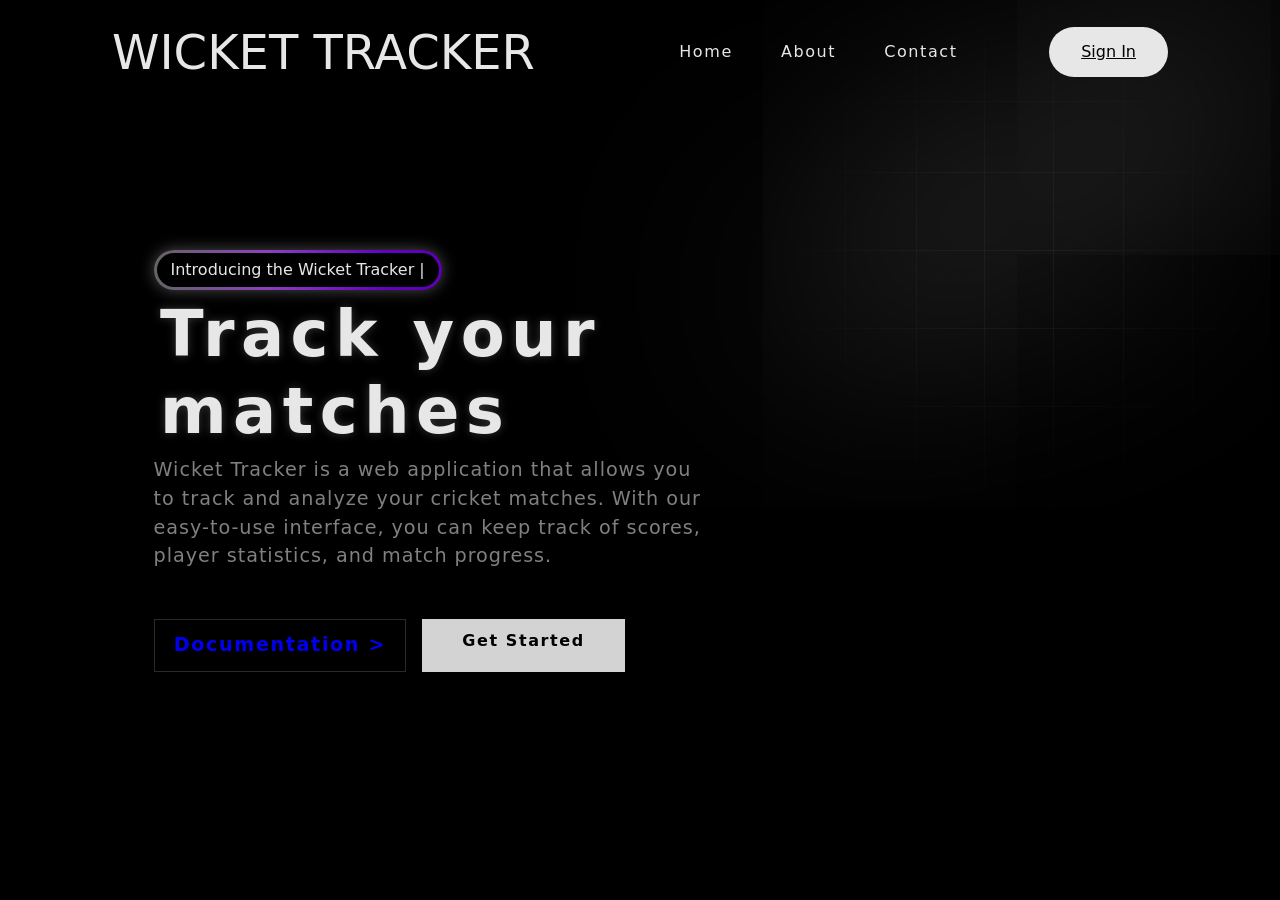
<file: frontend/index.html>
<!DOCTYPE html>
<html lang="en">

<head>
    <meta charset="UTF-8">
    <meta name="viewport" content="width=device-width, initial-scale=1.0">

    <title>Wicket Tracker</title>

    <link rel="stylesheet" href="style.css">

    <!-- AOS CSS -->
    <link
        href="https://unpkg.com/aos@2.3.1/dist/aos.css"
        rel="stylesheet">
</head>

<body>

    <!-- Background Gradient -->
    <img
        class="image-gradient"
        src="assets/gradient.png"
        alt="">

    <div class="layer-blur"></div>


    <div class="container">

        <!-- ================= HEADER ================= -->

        <header>

            <h1
                data-aos="fade-down"
                data-aos-duration="1500"
                class="logo">
                WICKET TRACKER
            </h1>


            <nav>

                <a
                    data-aos="fade-down"
                    data-aos-duration="1500"
                    href="index.html">
                    Home
                </a>

                <a
                    data-aos="fade-down"
                    data-aos-duration="2000"
                    href="about.html">
                    About
                </a>

                <a
                    data-aos="fade-down"
                    data-aos-duration="2500"
                    href="#">
                    Contact
                </a>

            </nav>


            <!-- SIGN IN -->

            <a
                data-aos="fade-down"
                data-aos-duration="3000"
                href="login.html"
                class="btn-signing">

                Sign In

            </a>

        </header>


        <!-- ================= HERO SECTION ================= -->

        <main>

            <div class="content">

                <!-- INTRO TAG -->

                <div
                    class="tag-box"
                    data-aos="fade-right"
                    data-aos-duration="1500">

                    <div class="tag">
                        Introducing the Wicket Tracker |
                    </div>

                </div>


                <!-- MAIN TITLE -->

                <h1
                    class="title"
                    data-aos="fade-right"
                    data-aos-duration="2000">

                    Track your matches

                </h1>


                <!-- DESCRIPTION -->

                <p
                    class="description"
                    data-aos="fade-right"
                    data-aos-duration="2500">

                    Wicket Tracker is a web application that allows you
                    to track and analyze your cricket matches.
                    With our easy-to-use interface, you can keep track
                    of scores, player statistics, and match progress.

                </p>


                <!-- BUTTONS -->

                <div class="buttons">

                    <!-- DOCUMENTATION -->

                    <a
                        href="#"
                        class="btn-get-started"
                        data-aos="fade-right"
                        data-aos-duration="3000">

                        Documentation &gt;

                    </a>


                    <!-- GET STARTED -->

                    <a
                        href="login.html"
                        class="btn-signing-main"
                        data-aos="fade-left"
                        data-aos-duration="3000">

                        Get Started

                    </a>

                </div>

            </div>

        </main>

    </div>


    <!-- ================= AOS JS ================= -->

    <script
        src="https://unpkg.com/aos@2.3.1/dist/aos.js">
    </script>


    <script>

        AOS.init({
            once: true
        });

    </script>

</body>

</html>
</file>
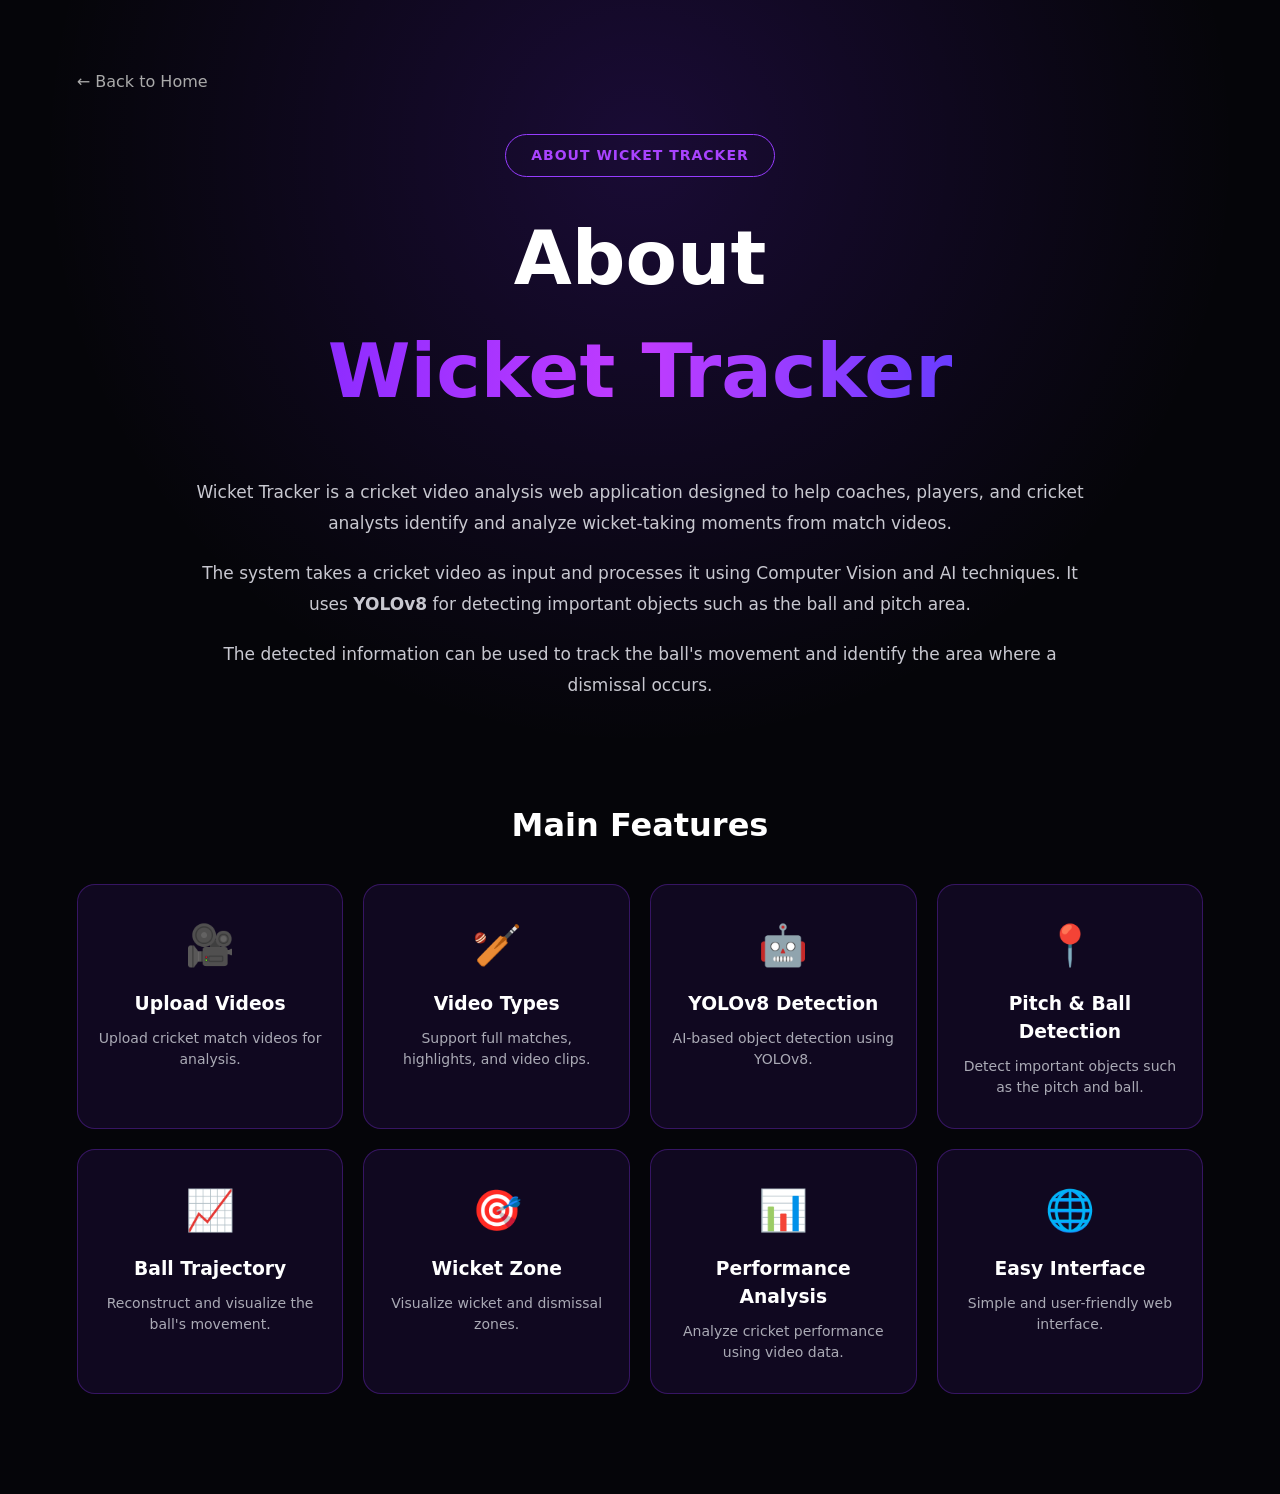
<file: frontend/about.html>
<!DOCTYPE html>
<html lang="en">

<head>
    <meta charset="UTF-8">
    <meta name="viewport" content="width=device-width, initial-scale=1.0">

    <title>About - Wicket Tracker</title>

    <link rel="stylesheet" href="style.css">

    <style>

        body {
            background:
                radial-gradient(
                    circle at 50% 10%,
                    rgba(120, 40, 255, 0.18),
                    transparent 40%
                ),
                #050509;
            color: white;
        }

        .about-page {
            min-height: 100vh;
            padding: 70px 6% 100px;
        }

        .back-home {
            color: #aaa;
            text-decoration: none;
            font-size: 16px;
        }

        .back-home:hover {
            color: #131110;
        }

        .about-header {
            text-align: center;
            margin: 40px auto 50px;
            max-width: 900px;
        }

        .about-tag {
            display: inline-block;
            padding: 10px 25px;
            border: 1px solid #963cff;
            border-radius: 30px;
            color: #a943ff;
            font-size: 14px;
            font-weight: bold;
            letter-spacing: 1px;
        }

        .about-header h1 {
            margin-top: 25px;
            font-size: clamp(45px, 6vw, 75px);
        }

        .about-header h1 span {
            display: block;

            background:
                linear-gradient(
                    90deg,
                    #8e2cff,
                    #c13cff,
                    #693cff
                );

            -webkit-background-clip: text;
            -webkit-text-fill-color: transparent;
        }

        .about-description {
            max-width: 900px;
            margin: auto;
            text-align: center;
        }

        .about-description p {
            color: #c8c8d0;
            font-size: 17px;
            line-height: 1.8;
            margin-bottom: 20px;
        }

        .section-title {
            text-align: center;
            font-size: 32px;
            margin: 80px 0 35px;
        }

        /* FEATURES */

        .feature-grid {
            max-width: 1200px;
            margin: auto;

            display: grid;
            grid-template-columns: repeat(4, 1fr);

            gap: 20px;
        }

        .feature-card {
            padding: 30px 20px;

            text-align: center;

            background:
                rgba(20, 10, 40, 0.75);

            border: 1px solid
                rgba(145, 55, 255, 0.3);

            border-radius: 18px;

            transition: 0.3s;
        }

        .feature-card:hover {
            transform: translateY(-8px);

            border-color: #9c3cff;

            box-shadow:
                0 0 30px
                rgba(140, 40, 255, 0.25);
        }

        .feature-icon {
            font-size: 40px;
            margin-bottom: 15px;
        }

        .feature-card h3 {
            color: white;
            margin-bottom: 10px;
        }

        .feature-card p {
            color: #aaaab5;
            font-size: 14px;
            line-height: 1.5;
        }

        /* MOBILE */

        @media (max-width: 900px) {

            .feature-grid {
                grid-template-columns: repeat(2, 1fr);
            }

        }

        @media (max-width: 600px) {

            .feature-grid {
                grid-template-columns: 1fr;
            }

            .about-page {
                padding: 40px 20px 80px;
            }

        }

    </style>

</head>

<body>

    <main class="about-page">

        <!-- BACK TO HOME -->

        <a href="index.html" class="back-home">
            ← Back to Home
        </a>


        <!-- ABOUT -->

        <section class="about-header">

            <div class="about-tag">
                ABOUT WICKET TRACKER
            </div>

            <h1>
                About
                <span>Wicket Tracker</span>
            </h1>

        </section>


        <section class="about-description">

            <p>
                Wicket Tracker is a cricket video analysis web
                application designed to help coaches, players, and
                cricket analysts identify and analyze wicket-taking
                moments from match videos.
            </p>

            <p>
                The system takes a cricket video as input and processes
                it using Computer Vision and AI techniques. It uses
                <strong>YOLOv8</strong> for detecting important objects
                such as the ball and pitch area.
            </p>

            <p>
                The detected information can be used to track the
                ball's movement and identify the area where a dismissal
                occurs.
            </p>

        </section>


        <!-- MAIN FEATURES -->

        <h2 class="section-title">
            Main Features
        </h2>


        <section class="feature-grid">

            <div class="feature-card">

                <div class="feature-icon">🎥</div>

                <h3>
                    Upload Videos
                </h3>

                <p>
                    Upload cricket match videos for analysis.
                </p>

            </div>


            <div class="feature-card">

                <div class="feature-icon">🏏</div>

                <h3>
                    Video Types
                </h3>

                <p>
                    Support full matches, highlights,
                    and video clips.
                </p>

            </div>


            <div class="feature-card">

                <div class="feature-icon">🤖</div>

                <h3>
                    YOLOv8 Detection
                </h3>

                <p>
                    AI-based object detection using YOLOv8.
                </p>

            </div>


            <div class="feature-card">

                <div class="feature-icon">📍</div>

                <h3>
                    Pitch & Ball Detection
                </h3>

                <p>
                    Detect important objects such as
                    the pitch and ball.
                </p>

            </div>


            <div class="feature-card">

                <div class="feature-icon">📈</div>

                <h3>
                    Ball Trajectory
                </h3>

                <p>
                    Reconstruct and visualize the
                    ball's movement.
                </p>

            </div>


            <div class="feature-card">

                <div class="feature-icon">🎯</div>

                <h3>
                    Wicket Zone
                </h3>

                <p>
                    Visualize wicket and
                    dismissal zones.
                </p>

            </div>


            <div class="feature-card">

                <div class="feature-icon">📊</div>

                <h3>
                    Performance Analysis
                </h3>

                <p>
                    Analyze cricket performance
                    using video data.
                </p>

            </div>


            <div class="feature-card">

                <div class="feature-icon">🌐</div>

                <h3>
                    Easy Interface
                </h3>

                <p>
                    Simple and user-friendly
                    web interface.
                </p>

            </div>

        </section>

    </main>

</body>

</html>
</file>
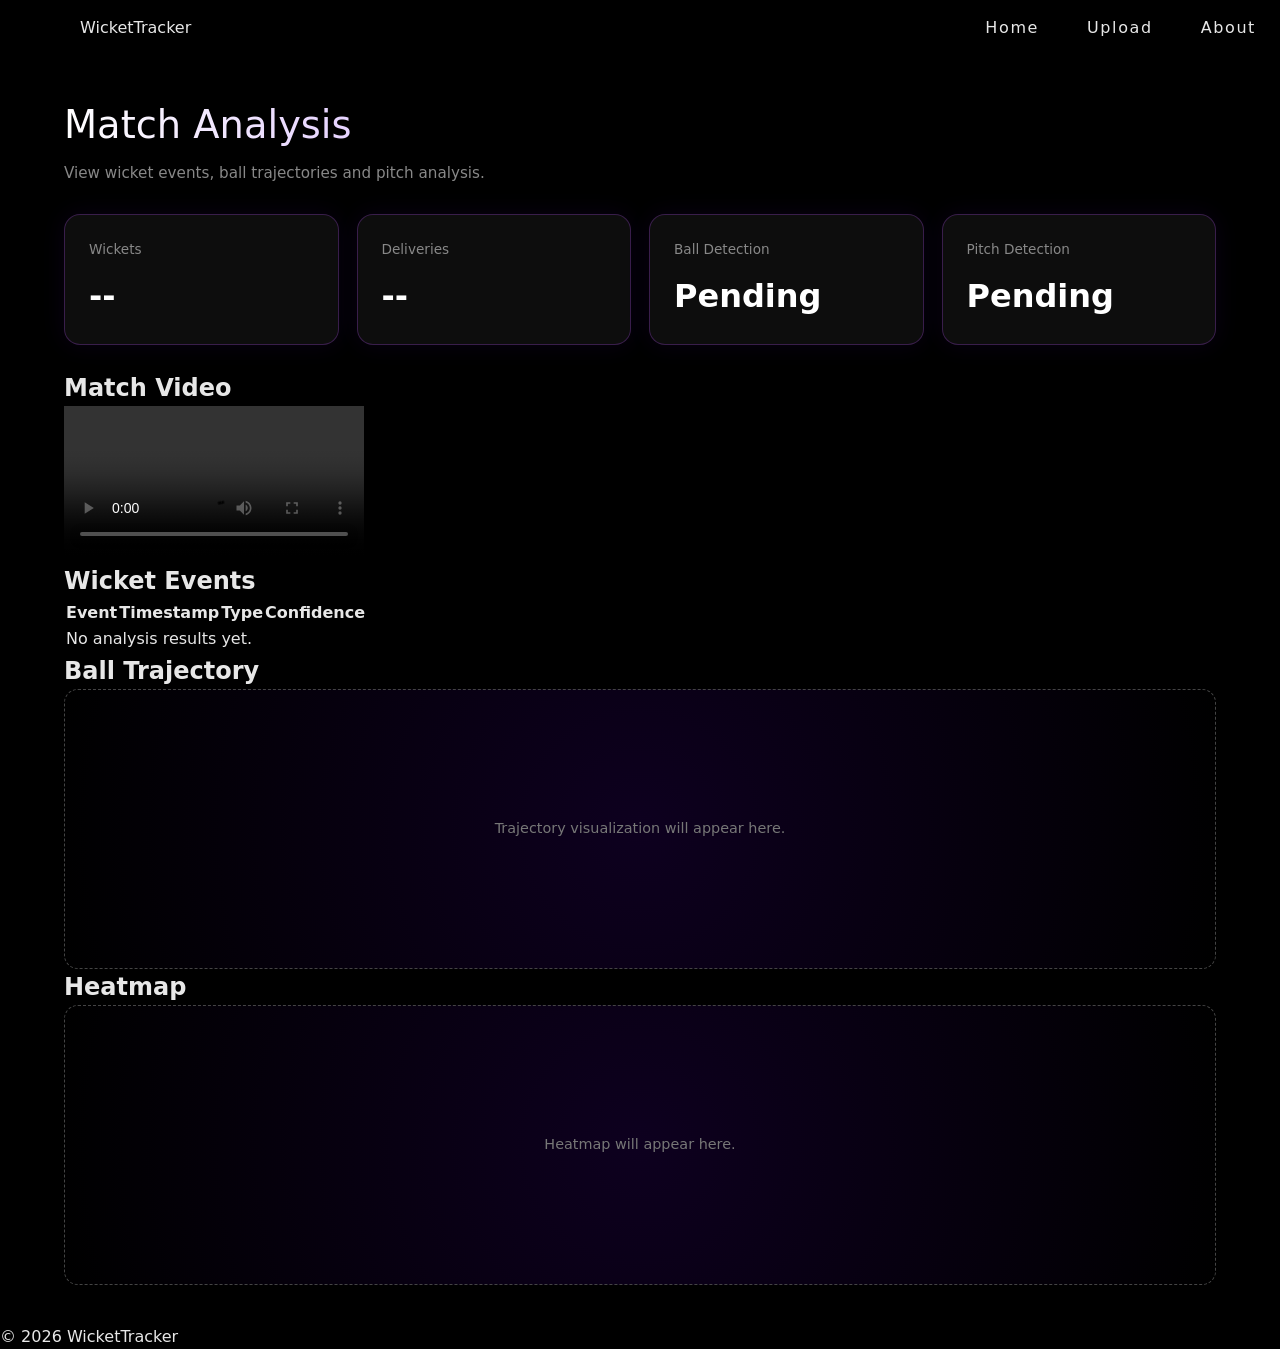
<file: frontend/dashboard.html>
<!DOCTYPE html>
<html lang="en">
<head>
    <meta charset="UTF-8">
    <meta name="viewport" content="width=device-width, initial-scale=1.0">
    <title>WicketTracker - Dashboard</title>
    <link rel="stylesheet" href="style.css">
</head>

<body>

<header class="navbar">
    <div class="logo">WicketTracker</div>

    <nav>
        <a href="index.html">Home</a>
        <a href="upload.html">Upload</a>
        <a href="about.html">About</a>
    </nav>
</header>

<main class="dashboard">

    <section class="dashboard-header">
        <h1>Match Analysis</h1>
        <p>View wicket events, ball trajectories and pitch analysis.</p>
    </section>

    <!-- Summary cards -->
    <section class="stats-grid">

        <div class="stat-card">
            <h3>Wickets</h3>
            <p id="wicketCount">--</p>
        </div>

        <div class="stat-card">
            <h3>Deliveries</h3>
            <p id="deliveryCount">--</p>
        </div>

        <div class="stat-card">
            <h3>Ball Detection</h3>
            <p id="ballStatus">Pending</p>
        </div>

        <div class="stat-card">
            <h3>Pitch Detection</h3>
            <p id="pitchStatus">Pending</p>
        </div>

    </section>

    <!-- Video -->
    <section class="analysis-section">
        <h2>Match Video</h2>

        <div class="video-container">
            <video id="matchVideo" controls>
                <source src="" type="video/mp4">
                Your browser does not support video playback.
            </video>
        </div>
    </section>

    <!-- Wicket events -->
    <section class="analysis-section">
        <h2>Wicket Events</h2>

        <div class="table-container">
            <table>
                <thead>
                    <tr>
                        <th>Event</th>
                        <th>Timestamp</th>
                        <th>Type</th>
                        <th>Confidence</th>
                    </tr>
                </thead>

                <tbody id="wicketTable">
                    <tr>
                        <td colspan="4">No analysis results yet.</td>
                    </tr>
                </tbody>
            </table>
        </div>
    </section>

    <!-- Visual analysis -->
    <section class="visual-grid">

        <div class="visual-card">
            <h2>Ball Trajectory</h2>

            <div class="visual-placeholder">
                Trajectory visualization will appear here.
            </div>
        </div>

        <div class="visual-card">
            <h2>Heatmap</h2>

            <div class="visual-placeholder">
                Heatmap will appear here.
            </div>
        </div>

    </section>

</main>

<footer>
    <p>© 2026 WicketTracker</p>
</footer>

</body>
</html>
</file>
<file: frontend/style.css>
*{
    margin:0;
    padding:0;
    box-sizing:border-box;
}
body{
    font-family:system-ui, -apple-system, BlinkMacSystemFont, 'Segoe UI', Roboto, Oxygen, Ubuntu, Cantarell, 'Open Sans', 'Helvetica Neue', sans-serif;
    background-color: black;
    color:#e7e7e7;
    min-height:100vh;
    line-height:1.5;
}
/*GRADIENT and layer blur effect*/
.image-gradient{
    position: absolute;
    top: 0;
    right: 0;
    opacity: 0.5;
    z-index: -1;
}
.layer-blur{
    height:0;
    width:30rem;
    position:absolute;
    top: 20%;
    right: 0;
    box-shadow: 0 0 700px 15px white;
    rotate: -30deg;
    z-index: -1;
}
/* container */
.container{
    width: 100%;
    margin: 0 auto;
    padding: 0 2rem;
    position:relative;
    overflow:hidden;
}
header{
    display:flex;
    justify-content:space-between;
    align-items:center;
    padding: 1rem 5rem;
}
header h1{
    margin: 0;
    font-size: 3rem;
    font-weight: 300;
}
nav{
    display:flex;
    align-items:center;
    gap: 3rem;
    margin-right: -5%;
}
nav a{
    font-size: 1rem;
    letter-spacing: 0.1rem;
    transition:color 0.2s ease;
    text-decoration:none;
    color: inherit;
}
nav a:hover{
    color: #e7e7e7;
}   
.btn-signing{
    background-color: #e7e7e7;
    color: black;  
    padding:0.8rem 2rem;
    border-radius: 50px;
    border:none;
    font-size: 1rem;
    font-weight: 500;
    transition: background-color 0.2s ease;
    cursor:pointer;
}
btn-signing:hover{
    background-color: #e7e7e7;
}
/* main content */
main{
    display:flex;
    flex-direction:column;
    justify-content:center;
    min-height:calc(90vh - 6rem);
}
.content{
    max-width: 40rem;
    margin-left: 10%;
   z-index: 999;
}
.tag-box{
    position: relative;
    width: 18rem;
    height: 2.5rem;
    border-radius: 50px;
    background: linear-gradient(to right, #656565,#8c3fc0,#6600c5,#5300a0,#757575,#656565);
    background-size: 200%;
    animation:animationGradient 2.5s linear infinite;
    box-shadow:0 0 15px rgba(255,255,255,0.3);
}
@keyframes animationGradient{
   to{
    background-position: 200% ;
   }
}
.tag-box .tag{
    position: absolute;
    inset: 3px 3px 3px 3px;
    background-color: black;
    border-radius: 50px;
    display:flex;
    align-items:center;
    justify-content:center;
    transition:  0.5s ease;
    cursor:pointer;
}

.tag-box .tag:hover{
    color:#5300a0;
}
.content h1{
    font-size: 4rem;
    font-weight: 600;
    letter-spacing: 0.1em;
    margin: 0.1em;
    line-height: 1.2;
    text-shadow: 0 0 10px rgba(128,128,128,0.418);
}
.description{
    font-size: 1.2rem;
    letter-spacing: 0.05em;
    max-width: 35rem;
    color:gray;

}
.buttons{
    display:flex;
    gap: 1rem;
    margin-top: 3rem;
}
.btn-get-started{
    text-decoration:none;
    border:1px solid #2a2a2a;
    padding:0.7rem 1.2rem;
    font-weight:600;
    font-size:1.2rem;
    letter-spacing:0.1rem;
    transition: background-color 0.2s ease;
}
.btn-get-started:hover{
    background-color: #1a1a1a;
}
.btn-signing-main{
    text-decoration:none;
    background-color:lightgray;
    color:black;
    padding:0.6rem 2.5rem;
    font-weight:600;
    letter-spacing:0.1rem;
    transition: background-color 0.2s ease;
}
.btn-signing-main:hover{
    background-color: gray;
}
.background {
    position: fixed;
    inset: 0;

    background-image:
        linear-gradient(
            rgba(0,0,0,0.60),
            rgba(0,0,0,0.80)
        ),
        url("background.png");

    background-size: cover;
    background-position: center;

    z-index: -2;
}
/* =========================================
   WICKETTRACKER DASHBOARD
   ========================================= */

.dashboard {
    width: 90%;
    max-width: 1200px;
    margin: 40px auto;
}

/* Dashboard heading */

.dashboard-header {
    margin-bottom: 30px;
}

.dashboard-header h1 {
    font-size: 2.4rem;
    font-weight: 500;
    margin-bottom: 8px;

    background: linear-gradient(
        90deg,
        #ffffff,
        #9b4dff
    );

    background-clip: text;
    -webkit-background-clip: text;
    -webkit-text-fill-color: transparent;
}

.dashboard-header p {
    color: #888;
    font-size: 0.95rem;
}


/* =========================================
   STATISTICS CARDS
   ========================================= */

.stats-grid {
    display: grid;
    grid-template-columns: repeat(4, 1fr);
    gap: 18px;
    margin-bottom: 25px;
}

.stat-card {
    padding: 24px;

    background: rgba(15, 15, 15, 0.9);

    border: 1px solid rgba(140, 63, 192, 0.35);
    border-radius: 16px;

    box-shadow:
        0 0 25px rgba(111, 0, 255, 0.08);

    transition: 0.3s;
}

.stat-card:hover {
    transform: translateY(-3px);

    border-color: #8c3fc0;

    box-shadow:
        0 0 25px rgba(140, 63, 192, 0.2);
}

.stat-card h3 {
    color: #888;
    font-size: 0.85rem;
    font-weight: 500;
    margin-bottom: 12px;
}

.stat-card p {
    margin: 0;

    font-size: 2rem;
    font-weight: 600;

    color: #ffffff;
}


/* =========================================
   PANELS
   ========================================= */

.analysis-grid {
    display: grid;
    grid-template-columns: 1fr 1fr;
    gap: 20px;

    margin-bottom: 20px;
}

.panel {
    padding: 25px;

    background: rgba(10, 10, 10, 0.9);

    border: 1px solid rgba(140, 63, 192, 0.35);
    border-radius: 18px;

    box-shadow:
        0 0 30px rgba(111, 0, 255, 0.08);
}

.panel h2 {
    margin: 0 0 20px;

    font-size: 1.2rem;
    font-weight: 500;

    color: #ffffff;
}


/* =========================================
   WICKET EVENTS
   ========================================= */

.wicket-event {
    display: grid;
    grid-template-columns: 1fr 1fr 1fr;

    align-items: center;

    padding: 16px 0;

    border-bottom: 1px solid #222;
}

.wicket-event:last-child {
    border-bottom: none;
}

.wicket-event strong {
    color: #ffffff;
    font-weight: 500;
}

.wicket-event span {
    color: #888;
    font-size: 0.85rem;
}

.wicket-event span:last-child {
    color: #9b4dff;
}


/* =========================================
   TRAJECTORY
   ========================================= */

.visual-placeholder {
    min-height: 280px;

    display: flex;
    align-items: center;
    justify-content: center;

    border-radius: 14px;

    border: 1px dashed #444;

    background:
        radial-gradient(
            circle at center,
            rgba(111, 0, 255, 0.12),
            rgba(0, 0, 0, 0.2)
        );

    color: #777;

    font-size: 0.9rem;
}


/* =========================================
   HEATMAP
   ========================================= */

.heatmap-panel {
    margin-bottom: 40px;
}

.heatmap-placeholder {
    min-height: 350px;

    display: flex;
    align-items: center;
    justify-content: center;

    border-radius: 14px;

    border: 1px dashed #444;

    background:
        radial-gradient(
            circle at center,
            rgba(155, 77, 255, 0.15),
            rgba(0, 0, 0, 0.2)
        );

    color: #777;

    font-size: 0.9rem;
}


/* =========================================
   RESPONSIVE
   ========================================= */

@media (max-width: 900px) {

    .stats-grid {
        grid-template-columns: repeat(2, 1fr);
    }

    .analysis-grid {
        grid-template-columns: 1fr;
    }
}


@media (max-width: 600px) {

    .dashboard {
        width: 92%;
    }

    .stats-grid {
        grid-template-columns: 1fr;
    }

    .dashboard-header h1 {
        font-size: 1.8rem;
    }

    .wicket-event {
        grid-template-columns: 1fr;
        gap: 6px;
    }

}
</file>
